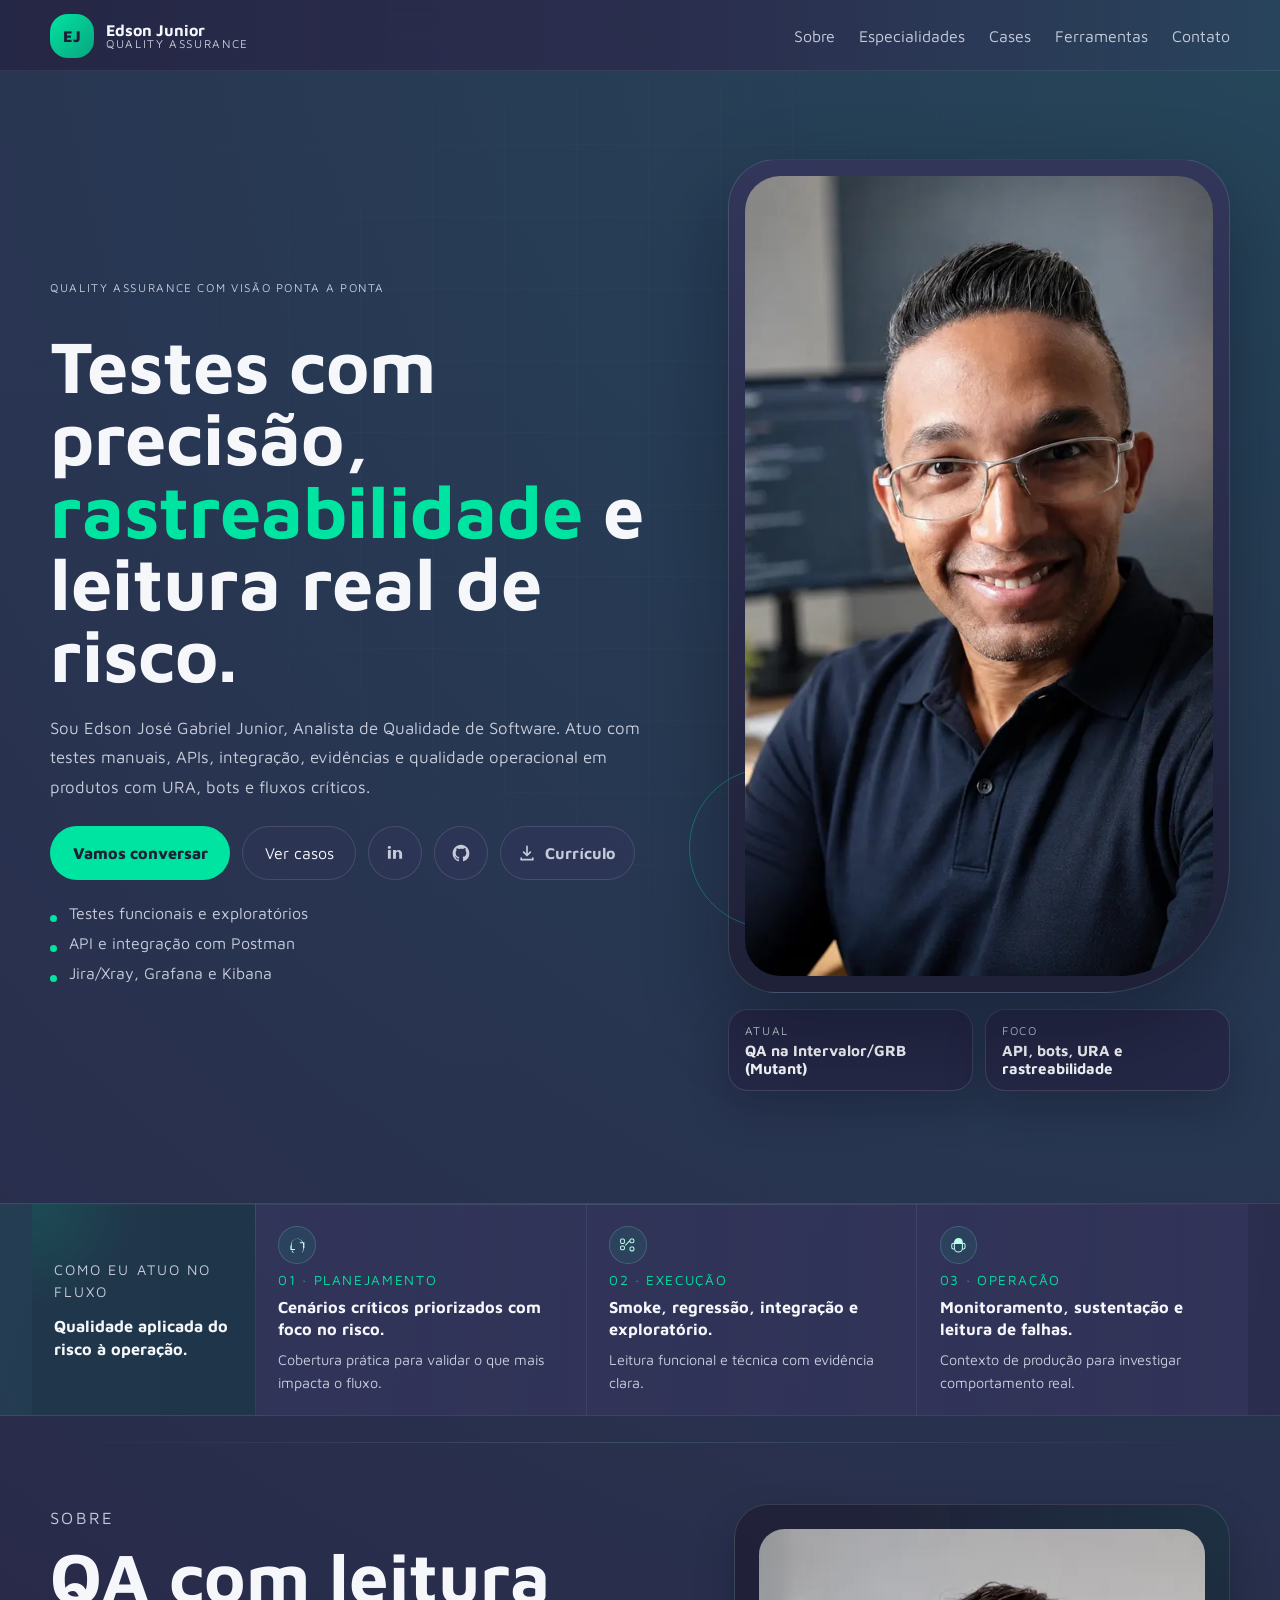
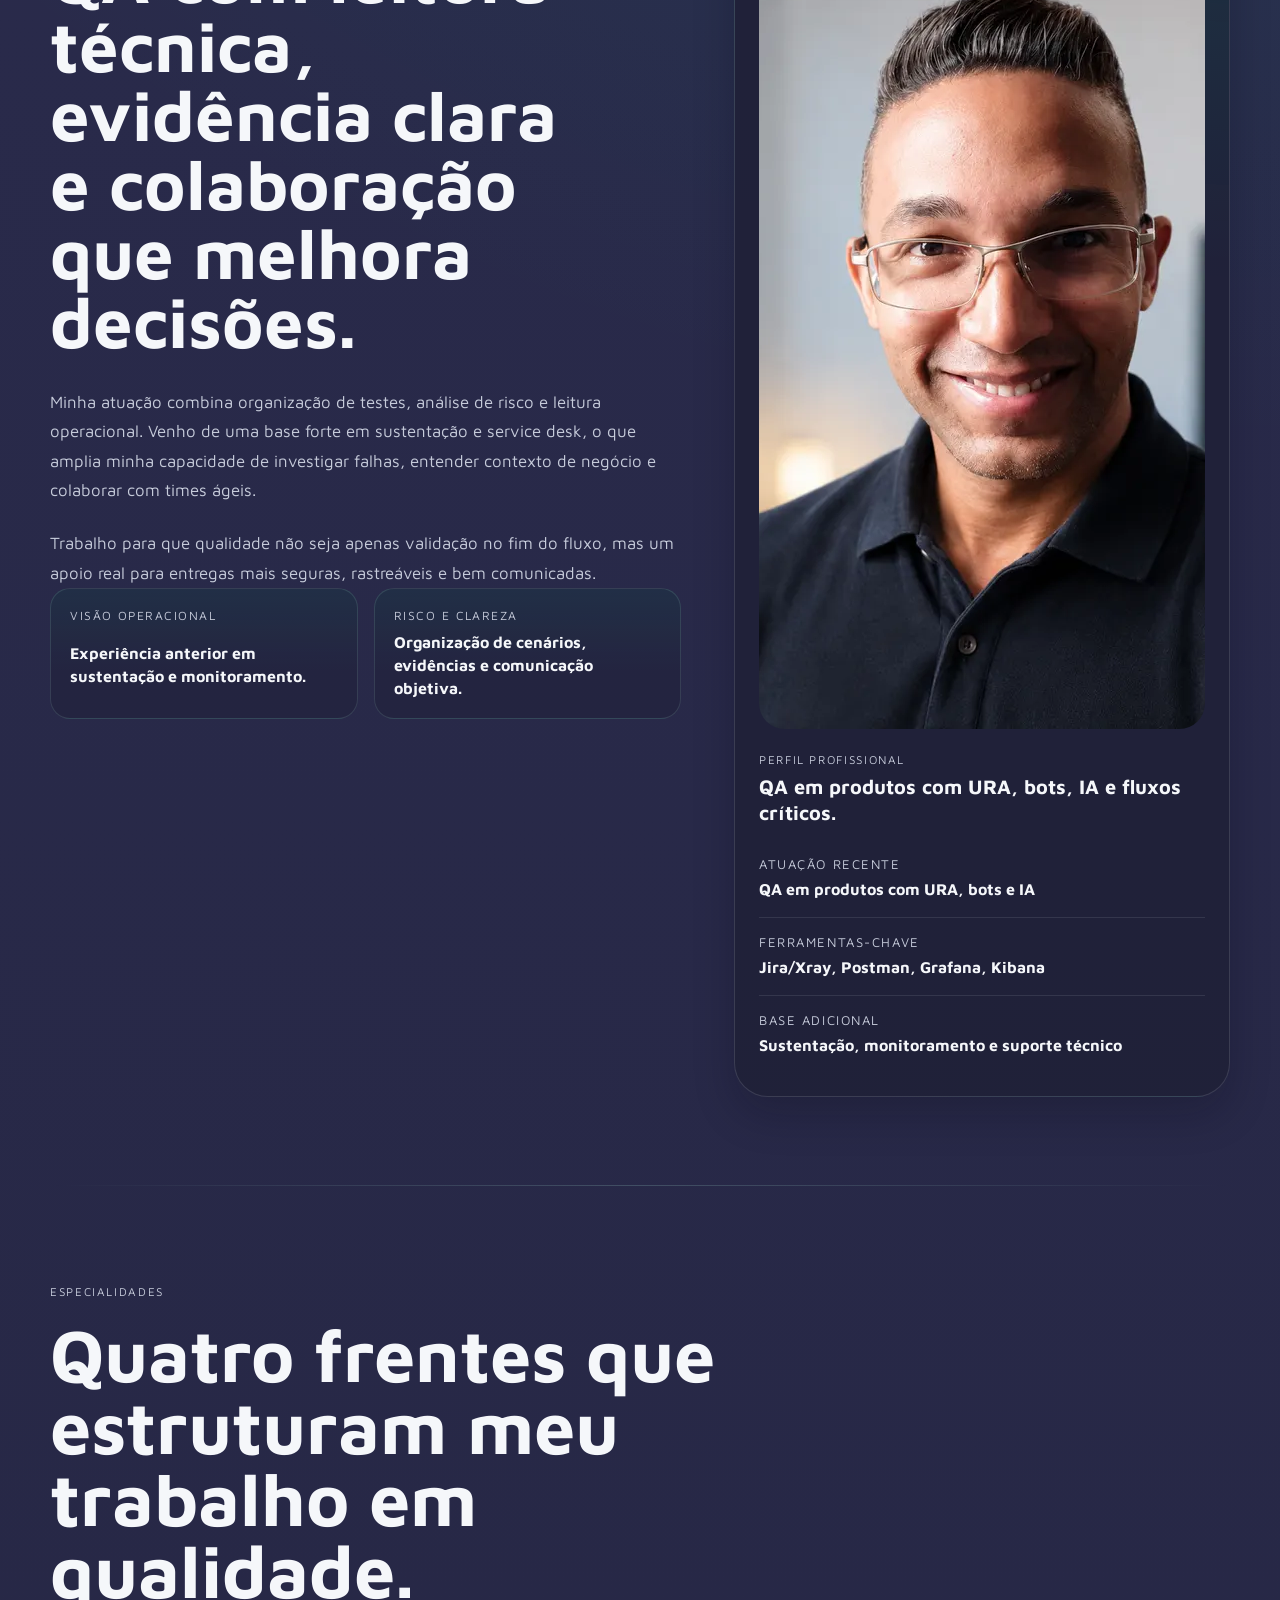
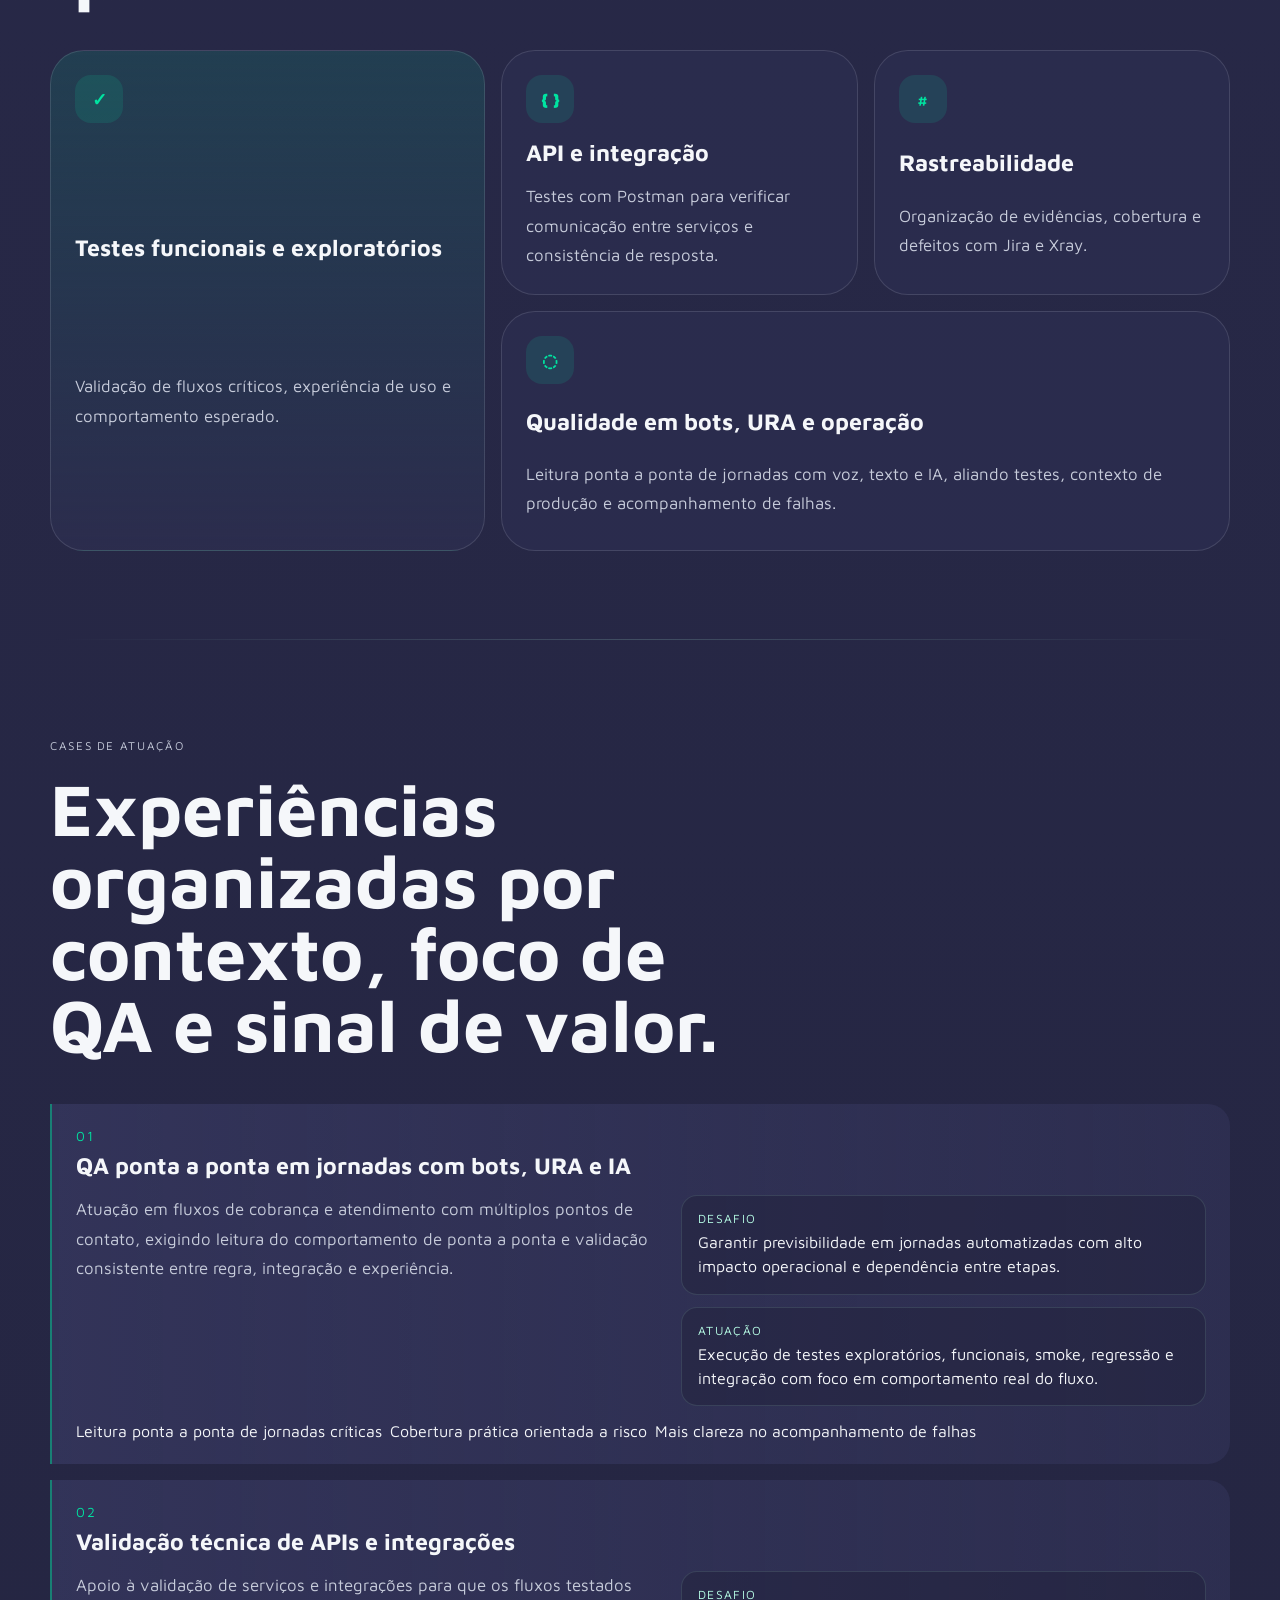
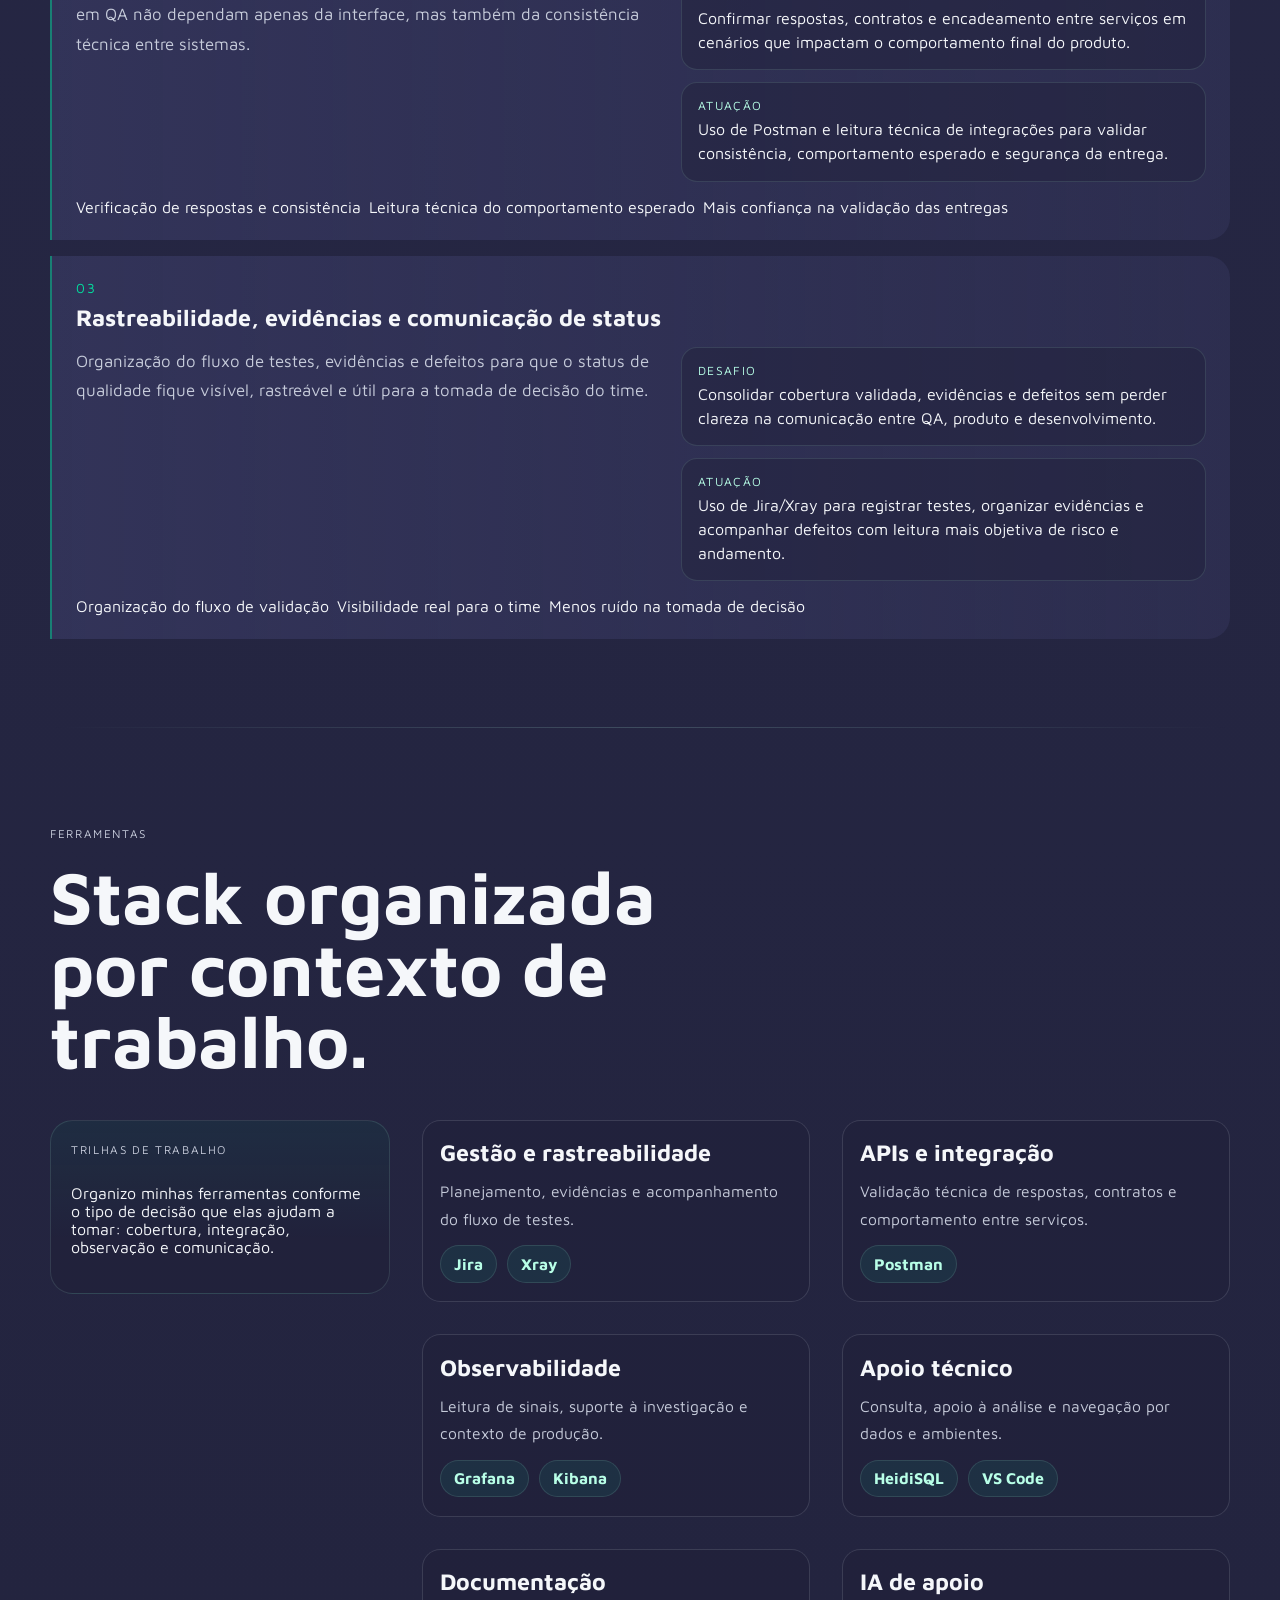
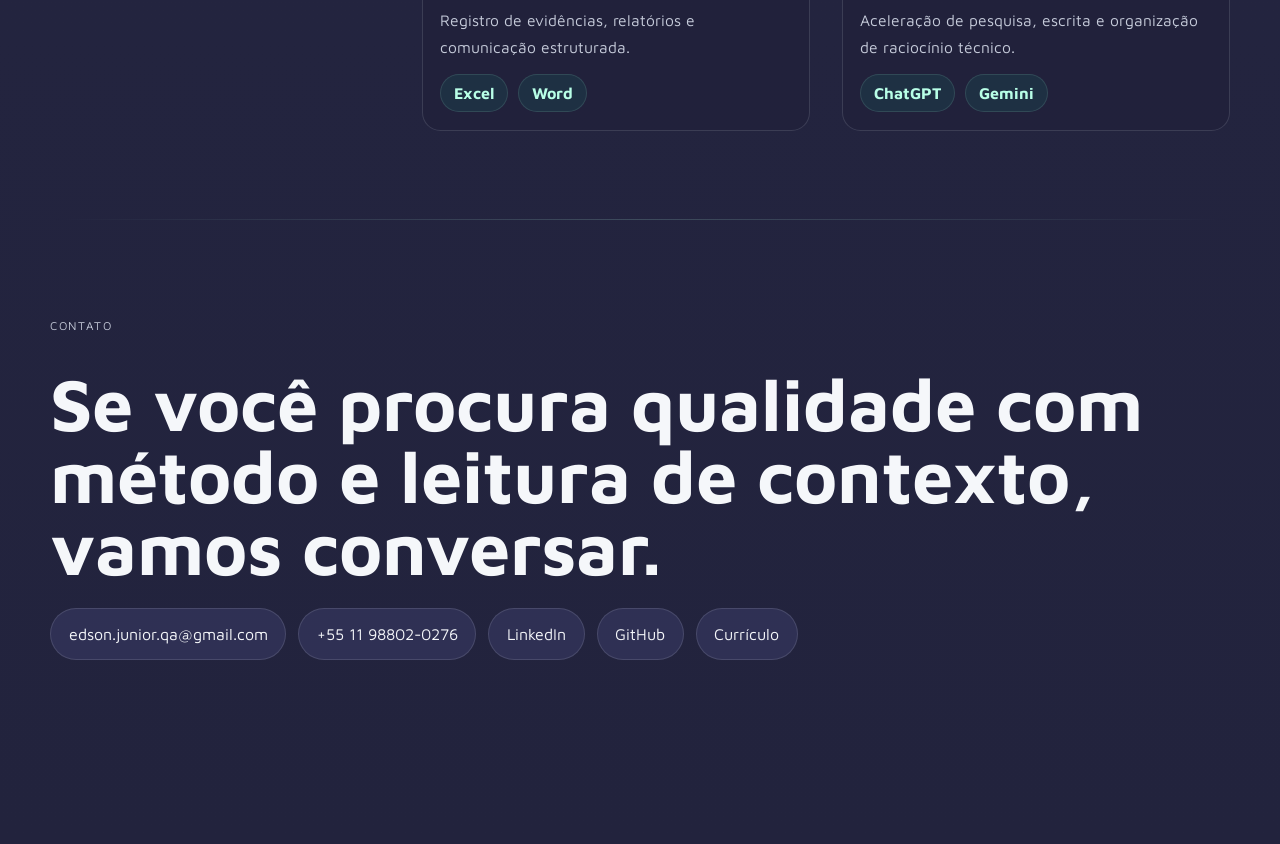
<file: frontend/index.html>
<!DOCTYPE html>
<html lang="pt-BR">
  <head>
    <meta charset="UTF-8" />
    <meta name="viewport" content="width=device-width, initial-scale=1.0" />
    <meta
      name="description"
      content="Portfólio de Edson José Gabriel Junior, Analista de Qualidade de Software com foco em testes ponta a ponta, APIs, rastreabilidade e qualidade operacional."
    />
    <link rel="canonical" href="https://edson-junior-qa.vercel.app/" />
    <meta property="og:type" content="website" />
    <meta property="og:title" content="Edson Junior | QA Portfolio" />
    <meta
      property="og:description"
      content="Portfólio de Edson José Gabriel Junior, Analista de Qualidade de Software com foco em testes ponta a ponta, APIs, rastreabilidade e qualidade operacional."
    />
    <meta property="og:url" content="https://edson-junior-qa.vercel.app/" />
    <meta name="twitter:card" content="summary_large_image" />
    <meta name="twitter:title" content="Edson Junior | QA Portfolio" />
    <meta
      name="twitter:description"
      content="Portfólio de Edson José Gabriel Junior, Analista de Qualidade de Software com foco em testes ponta a ponta, APIs, rastreabilidade e qualidade operacional."
    />
    <title>Edson Junior | QA Portfolio</title>
    <link rel="icon" href="./assets/images/favicon.svg" type="image/svg+xml" />
    <link rel="stylesheet" href="./assets/styles/tokens.css" />
    <link rel="stylesheet" href="./assets/styles/base.css" />
    <link rel="stylesheet" href="./assets/styles/navigation.css" />
    <link rel="stylesheet" href="./assets/styles/components.css" />
    <link rel="stylesheet" href="./assets/styles/motion.css" />
    <link rel="stylesheet" href="./assets/styles/hero.css" />
    <link rel="stylesheet" href="./assets/styles/hero-motion.css" />
    <link rel="stylesheet" href="./assets/styles/about.css" />
    <link rel="stylesheet" href="./assets/styles/specialties.css" />
    <link rel="stylesheet" href="./assets/styles/cases.css" />
    <link rel="stylesheet" href="./assets/styles/toolkit.css" />
    <link rel="stylesheet" href="./assets/styles/contact.css" />
    <link rel="stylesheet" href="./assets/styles/responsive.css" />
    <script defer src="./assets/js/main.js"></script>
  </head>
  <body>
    <a class="skip-link" href="#main-content">Pular para o conteúdo</a>
    <div class="page-shell">
      <header class="site-header">
        <div class="site-header__inner">
          <a class="brand" href="#inicio">
            <span class="brand__mark">EJ</span>
            <span class="brand__text">
              <strong>Edson Junior</strong>
              <small>Quality Assurance</small>
            </span>
          </a>

          <button
            class="menu-toggle"
            type="button"
            aria-expanded="false"
            aria-controls="site-nav"
          >
            Menu
          </button>

          <nav class="site-nav" id="site-nav" aria-label="Principal">
            <a href="#sobre">Sobre</a>
            <a href="#especialidades">Especialidades</a>
            <a href="#cases">Cases</a>
            <a href="#ferramentas">Ferramentas</a>
            <a href="#contato">Contato</a>
          </nav>
        </div>
      </header>

      <main id="main-content" tabindex="-1">
        <section class="hero section" id="inicio">
          <div class="hero__copy reveal">
            <p class="eyebrow">Quality assurance com visão ponta a ponta</p>
            <h1>
              Testes com precisão,
              <span>rastreabilidade</span>
              e leitura real de risco.
            </h1>
            <p class="hero__summary">
              Sou Edson José Gabriel Junior, Analista de Qualidade de Software.
              Atuo com testes manuais, APIs, integração, evidências e qualidade
              operacional em produtos com URA, bots e fluxos críticos.
            </p>

            <div class="hero__actions">
              <a
                class="button button--primary"
                href="https://wa.me/5511988020276?text=Ol%C3%A1%2C%20Edson.%20Vi%20seu%20portf%C3%B3lio%20e%20gostaria%20de%20conversar."
                target="_blank"
                rel="noreferrer"
              >
                Vamos conversar
              </a>
              <a class="button button--ghost" href="#cases">Ver casos</a>
              <a
                class="icon-link"
                href="https://www.linkedin.com/in/edyjunior/"
                target="_blank"
                rel="noreferrer"
                aria-label="Abrir LinkedIn"
              >
                <svg viewBox="0 0 24 24" aria-hidden="true">
                  <path
                    d="M6.94 8.5V19H3.5V8.5h3.44Zm.23-3.25c0 1-.75 1.75-1.95 1.75h-.02c-1.15 0-1.9-.75-1.9-1.75 0-1.02.77-1.75 1.95-1.75s1.9.73 1.92 1.75ZM20.5 12.58V19h-3.44v-6.02c0-1.52-.54-2.55-1.9-2.55-1.04 0-1.66.7-1.93 1.38-.1.24-.12.58-.12.92V19H9.67s.05-9.34 0-10.5h3.44v1.49c.46-.7 1.28-1.69 3.12-1.69 2.28 0 4.27 1.49 4.27 4.68Z"
                    fill="currentColor"
                  />
                </svg>
              </a>
              <a
                class="icon-link"
                href="https://github.com/projetos-junior"
                target="_blank"
                rel="noreferrer"
                aria-label="Abrir GitHub"
              >
                <svg viewBox="0 0 24 24" aria-hidden="true">
                  <path
                    d="M12 2C6.48 2 2 6.59 2 12.26c0 4.53 2.87 8.38 6.84 9.73.5.1.68-.22.68-.49 0-.24-.01-1.03-.01-1.87-2.78.62-3.37-1.21-3.37-1.21-.45-1.2-1.11-1.52-1.11-1.52-.91-.64.07-.62.07-.62 1 .08 1.53 1.06 1.53 1.06.9 1.57 2.35 1.12 2.92.86.09-.67.35-1.12.64-1.38-2.22-.26-4.56-1.14-4.56-5.09 0-1.13.39-2.05 1.03-2.78-.1-.26-.45-1.31.1-2.73 0 0 .84-.28 2.75 1.06A9.3 9.3 0 0 1 12 6.84c.85 0 1.7.12 2.5.35 1.9-1.34 2.74-1.06 2.74-1.06.56 1.42.21 2.47.1 2.73.64.73 1.03 1.65 1.03 2.78 0 3.96-2.34 4.83-4.57 5.08.36.32.68.95.68 1.92 0 1.39-.01 2.5-.01 2.84 0 .27.18.59.69.49A10.05 10.05 0 0 0 22 12.26C22 6.59 17.52 2 12 2Z"
                    fill="currentColor"
                  />
                </svg>
              </a>
              <a
                class="icon-link icon-link--labelled"
                href="./assets/docs/cv-edson-junior-qa.pdf"
                download="cv-edson-junior-qa.pdf"
                aria-label="Baixar currículo em PDF"
              >
                <svg viewBox="0 0 24 24" aria-hidden="true">
                  <path
                    d="M12 3a1 1 0 0 1 1 1v8.59l2.3-2.29a1 1 0 1 1 1.4 1.41l-4 4a1 1 0 0 1-1.4 0l-4-4a1 1 0 1 1 1.4-1.41L11 12.59V4a1 1 0 0 1 1-1Zm-7 14a1 1 0 0 1 1 1v1h12v-1a1 1 0 1 1 2 0v2a1 1 0 0 1-1 1H5a1 1 0 0 1-1-1v-2a1 1 0 0 1 1-1Z"
                    fill="currentColor"
                  />
                </svg>
                <span>Currículo</span>
              </a>
            </div>

            <ul class="hero__signals" aria-label="Pontos fortes">
              <li>Testes funcionais e exploratórios</li>
              <li>API e integração com Postman</li>
              <li>Jira/Xray, Grafana e Kibana</li>
            </ul>
          </div>

          <div class="hero__visual reveal">
            <div class="portrait-frame">
              <div class="portrait-frame__halo"></div>
              <img
                src="./assets/images/foto2.webp"
                width="640"
                height="800"
                fetchpriority="high"
                alt="Foto de Edson Junior sorrindo, em ambiente profissional."
              />
            </div>

            <div class="hero__notes" aria-label="Contexto profissional">
              <div class="floating-note">
                <span class="note-label">Atual</span>
                <strong>QA na Intervalor/GRB (Mutant)</strong>
              </div>

              <div class="floating-note">
                <span class="note-label">Foco</span>
                <strong>API, bots, URA e rastreabilidade</strong>
              </div>
            </div>
          </div>
        </section>

        <section class="proof-strip section reveal" aria-label="Destaques rápidos">
          <div class="proof-strip__intro">
            <p class="eyebrow">Como eu atuo no fluxo</p>
            <strong>Qualidade aplicada do risco à operação.</strong>
          </div>
          <article>
            <div class="proof-strip__badge" aria-hidden="true">
              <svg viewBox="0 0 24 24">
                <path
                  d="M4 18.5h4.5V20H2v-6.5h1.5V16A9 9 0 0 1 20.36 9.5l-1.28.8A7.5 7.5 0 0 0 4 12.5v6ZM22 10.5V17h-1.5v-2.5A9 9 0 0 1 3.64 21l1.28-.8A7.5 7.5 0 0 0 20 17.5v-7H15.5V9H22Z"
                  fill="currentColor"
                />
              </svg>
            </div>
            <span>01 · Planejamento</span>
            <strong>Cenários críticos priorizados com foco no risco.</strong>
            <p>Cobertura prática para validar o que mais impacta o fluxo.</p>
          </article>
          <article>
            <div class="proof-strip__badge" aria-hidden="true">
              <svg viewBox="0 0 24 24">
                <path
                  d="M6 3.5A2.5 2.5 0 0 1 8.5 6v3A2.5 2.5 0 0 1 6 11.5H5v2h1A2.5 2.5 0 0 1 8.5 16v2A2.5 2.5 0 0 1 6 20.5H4A2.5 2.5 0 0 1 1.5 18v-2A2.5 2.5 0 0 1 4 13.5h1v-2H4A2.5 2.5 0 0 1 1.5 9V6A2.5 2.5 0 0 1 4 3.5h2Zm0 11.5H4A1 1 0 0 0 3 16v2a1 1 0 0 0 1 1h2a1 1 0 0 0 1-1v-2a1 1 0 0 0-1-1Zm2.5-2.25L15 6.25l1.06 1.06-6.5 6.5-1.06-1.06Zm11-9.25A2.5 2.5 0 0 1 22 6v2A2.5 2.5 0 0 1 19.5 10.5h-2A2.5 2.5 0 0 1 15 8V6a2.5 2.5 0 0 1 2.5-2.5h2ZM19.5 15A2.5 2.5 0 0 1 22 17.5v2A2.5 2.5 0 0 1 19.5 22h-2A2.5 2.5 0 0 1 15 19.5v-2a2.5 2.5 0 0 1 2.5-2.5h2ZM6 5H4a1 1 0 0 0-1 1v3a1 1 0 0 0 1 1h2a1 1 0 0 0 1-1V6a1 1 0 0 0-1-1Zm13.5 0h-2a1 1 0 0 0-1 1v2a1 1 0 0 0 1 1h2a1 1 0 0 0 1-1V6a1 1 0 0 0-1-1Zm0 11.5h-2a1 1 0 0 0-1 1v2a1 1 0 0 0 1 1h2a1 1 0 0 0 1-1v-2a1 1 0 0 0-1-1Z"
                  fill="currentColor"
                />
              </svg>
            </div>
            <span>02 · Execução</span>
            <strong>Smoke, regressão, integração e exploratório.</strong>
            <p>Leitura funcional e técnica com evidência clara.</p>
          </article>
          <article>
            <div class="proof-strip__badge" aria-hidden="true">
              <svg viewBox="0 0 24 24">
                <path
                  d="M12 2.75a6.25 6.25 0 0 1 6.24 6l.01.25v.75h.75A3.25 3.25 0 0 1 22.25 13v3A3.25 3.25 0 0 1 19 19.25h-.87A6.5 6.5 0 0 1 5.87 19.25H5A3.25 3.25 0 0 1 1.75 16v-3A3.25 3.25 0 0 1 5 9.75h.75V9A6.25 6.25 0 0 1 12 2.75Zm4.75 8.5H7.25V9a4.75 4.75 0 0 1 9.49-.2l.01.2v2.25ZM5 11.25A1.75 1.75 0 0 0 3.25 13v3c0 .97.78 1.75 1.75 1.75h.52c-.02-.25-.02-.5-.02-.75v-5.75H5Zm14 0h-.5V17c0 .25 0 .5-.02.75H19A1.75 1.75 0 0 0 20.75 16v-3A1.75 1.75 0 0 0 19 11.25Zm-2 .25H7v5.5a5 5 0 0 0 10 0v-5.5Z"
                  fill="currentColor"
                />
              </svg>
            </div>
            <span>03 · Operação</span>
            <strong>Monitoramento, sustentação e leitura de falhas.</strong>
            <p>Contexto de produção para investigar comportamento real.</p>
          </article>
        </section>

        <section class="about section" id="sobre">
          <div class="about__grid">
            <div class="section-heading about__heading reveal">
              <p class="eyebrow">Sobre</p>
              <h2>QA com leitura técnica, evidência clara e colaboração que melhora decisões.</h2>
            </div>

            <div class="about__content reveal">
              <article class="about__story">
                <p>
                  Minha atuação combina organização de testes, análise de risco
                  e leitura operacional. Venho de uma base forte em sustentação
                  e service desk, o que amplia minha capacidade de investigar
                  falhas, entender contexto de negócio e colaborar com times
                  ágeis.
                </p>
                <p>
                  Trabalho para que qualidade não seja apenas validação no fim
                  do fluxo, mas um apoio real para entregas mais seguras,
                  rastreáveis e bem comunicadas.
                </p>
              </article>

              <div class="about__highlights" aria-label="Diferenciais">
                <article>
                  <span>Visão operacional</span>
                  <strong>Experiência anterior em sustentação e monitoramento.</strong>
                </article>
                <article>
                  <span>Risco e clareza</span>
                  <strong>Organização de cenários, evidências e comunicação objetiva.</strong>
                </article>
              </div>
            </div>

            <aside class="about__panel reveal">
              <img
                src="./assets/images/foto1.webp"
                width="800"
                height="800"
                loading="lazy"
                alt="Retrato alternativo de Edson Junior em ambiente corporativo."
              />
              <div class="about__panel-intro">
                <span class="eyebrow">Perfil profissional</span>
                <strong>QA em produtos com URA, bots, IA e fluxos críticos.</strong>
              </div>
              <dl>
                <div>
                  <dt>Atuação recente</dt>
                  <dd>QA em produtos com URA, bots e IA</dd>
                </div>
                <div>
                  <dt>Ferramentas-chave</dt>
                  <dd>Jira/Xray, Postman, Grafana, Kibana</dd>
                </div>
                <div>
                  <dt>Base adicional</dt>
                  <dd>Sustentação, monitoramento e suporte técnico</dd>
                </div>
              </dl>
            </aside>
          </div>
        </section>

        <section class="specialties section" id="especialidades">
          <div class="section-heading reveal">
            <p class="eyebrow">Especialidades</p>
            <h2>Quatro frentes que estruturam meu trabalho em qualidade.</h2>
          </div>

          <div class="specialties__grid">
            <article class="specialty specialty--tall reveal">
              <div class="icon-badge" aria-hidden="true">✓</div>
              <h3>Testes funcionais e exploratórios</h3>
              <p>Validação de fluxos críticos, experiência de uso e comportamento esperado.</p>
            </article>

            <article class="specialty reveal">
              <div class="icon-badge" aria-hidden="true">{ }</div>
              <h3>API e integração</h3>
              <p>Testes com Postman para verificar comunicação entre serviços e consistência de resposta.</p>
            </article>

            <article class="specialty reveal">
              <div class="icon-badge" aria-hidden="true">#</div>
              <h3>Rastreabilidade</h3>
              <p>Organização de evidências, cobertura e defeitos com Jira e Xray.</p>
            </article>

            <article class="specialty specialty--wide reveal">
              <div class="icon-badge" aria-hidden="true">◌</div>
              <h3>Qualidade em bots, URA e operação</h3>
              <p>
                Leitura ponta a ponta de jornadas com voz, texto e IA, aliando
                testes, contexto de produção e acompanhamento de falhas.
              </p>
            </article>
          </div>
        </section>

        <section class="cases section" id="cases">
          <div class="section-heading reveal">
            <p class="eyebrow">Cases de atuação</p>
            <h2>Experiências organizadas por contexto, foco de QA e sinal de valor.</h2>
          </div>

          <div class="case-list">
            <article class="case-card reveal">
              <header>
                <span class="case-index">01</span>
                <h3>QA ponta a ponta em jornadas com bots, URA e IA</h3>
              </header>
              <div class="case-card__body">
                <p>
                  Atuação em fluxos de cobrança e atendimento com múltiplos pontos
                  de contato, exigindo leitura do comportamento de ponta a ponta
                  e validação consistente entre regra, integração e experiência.
                </p>
                <dl class="case-card__details">
                  <div>
                    <dt>Desafio</dt>
                    <dd>Garantir previsibilidade em jornadas automatizadas com alto impacto operacional e dependência entre etapas.</dd>
                  </div>
                  <div>
                    <dt>Atuação</dt>
                    <dd>Execução de testes exploratórios, funcionais, smoke, regressão e integração com foco em comportamento real do fluxo.</dd>
                  </div>
                </dl>
              </div>
              <ul>
                <li>Leitura ponta a ponta de jornadas críticas</li>
                <li>Cobertura prática orientada a risco</li>
                <li>Mais clareza no acompanhamento de falhas</li>
              </ul>
            </article>

            <article class="case-card reveal">
              <header>
                <span class="case-index">02</span>
                <h3>Validação técnica de APIs e integrações</h3>
              </header>
              <div class="case-card__body">
                <p>
                  Apoio à validação de serviços e integrações para que os fluxos
                  testados em QA não dependam apenas da interface, mas também da
                  consistência técnica entre sistemas.
                </p>
                <dl class="case-card__details">
                  <div>
                    <dt>Desafio</dt>
                    <dd>Confirmar respostas, contratos e encadeamento entre serviços em cenários que impactam o comportamento final do produto.</dd>
                  </div>
                  <div>
                    <dt>Atuação</dt>
                    <dd>Uso de Postman e leitura técnica de integrações para validar consistência, comportamento esperado e segurança da entrega.</dd>
                  </div>
                </dl>
              </div>
              <ul>
                <li>Verificação de respostas e consistência</li>
                <li>Leitura técnica do comportamento esperado</li>
                <li>Mais confiança na validação das entregas</li>
              </ul>
            </article>

            <article class="case-card reveal">
              <header>
                <span class="case-index">03</span>
                <h3>Rastreabilidade, evidências e comunicação de status</h3>
              </header>
              <div class="case-card__body">
                <p>
                  Organização do fluxo de testes, evidências e defeitos para que
                  o status de qualidade fique visível, rastreável e útil para a
                  tomada de decisão do time.
                </p>
                <dl class="case-card__details">
                  <div>
                    <dt>Desafio</dt>
                    <dd>Consolidar cobertura validada, evidências e defeitos sem perder clareza na comunicação entre QA, produto e desenvolvimento.</dd>
                  </div>
                  <div>
                    <dt>Atuação</dt>
                    <dd>Uso de Jira/Xray para registrar testes, organizar evidências e acompanhar defeitos com leitura mais objetiva de risco e andamento.</dd>
                  </div>
                </dl>
              </div>
              <ul>
                <li>Organização do fluxo de validação</li>
                <li>Visibilidade real para o time</li>
                <li>Menos ruído na tomada de decisão</li>
              </ul>
            </article>
          </div>
        </section>

        <section class="toolkit section" id="ferramentas">
          <div class="section-heading reveal">
            <p class="eyebrow">Ferramentas</p>
            <h2>Stack organizada por contexto de trabalho.</h2>
          </div>

          <div class="toolkit__layout reveal">
            <article class="toolkit__intro">
              <span class="eyebrow">Trilhas de trabalho</span>
              <p>
                Organizo minhas ferramentas conforme o tipo de decisão que elas
                ajudam a tomar: cobertura, integração, observação e comunicação.
              </p>
            </article>

            <div class="toolkit__grid">
              <article>
                <h3>Gestão e rastreabilidade</h3>
                <p>Planejamento, evidências e acompanhamento do fluxo de testes.</p>
                <ul>
                  <li>Jira</li>
                  <li>Xray</li>
                </ul>
              </article>
              <article>
                <h3>APIs e integração</h3>
                <p>Validação técnica de respostas, contratos e comportamento entre serviços.</p>
                <ul>
                  <li>Postman</li>
                </ul>
              </article>
              <article>
                <h3>Observabilidade</h3>
                <p>Leitura de sinais, suporte à investigação e contexto de produção.</p>
                <ul>
                  <li>Grafana</li>
                  <li>Kibana</li>
                </ul>
              </article>
              <article>
                <h3>Apoio técnico</h3>
                <p>Consulta, apoio à análise e navegação por dados e ambientes.</p>
                <ul>
                  <li>HeidiSQL</li>
                  <li>VS Code</li>
                </ul>
              </article>
              <article>
                <h3>Documentação</h3>
                <p>Registro de evidências, relatórios e comunicação estruturada.</p>
                <ul>
                  <li>Excel</li>
                  <li>Word</li>
                </ul>
              </article>
              <article>
                <h3>IA de apoio</h3>
                <p>Aceleração de pesquisa, escrita e organização de raciocínio técnico.</p>
                <ul>
                  <li>ChatGPT</li>
                  <li>Gemini</li>
                </ul>
              </article>
            </div>
          </div>
        </section>

        <section class="contact section" id="contato">
          <div class="contact__intro reveal">
            <p class="eyebrow">Contato</p>
            <h2>Se você procura qualidade com método e leitura de contexto, vamos conversar.</h2>
          </div>

          <div class="contact__panel reveal">
            <a href="mailto:edson.junior.qa@gmail.com">edson.junior.qa@gmail.com</a>
            <a href="https://wa.me/5511988020276?text=Ol%C3%A1%2C%20Edson.%20Vi%20seu%20portf%C3%B3lio%20e%20gostaria%20de%20conversar." target="_blank" rel="noreferrer">+55 11 98802-0276</a>
            <a href="https://www.linkedin.com/in/edyjunior/" target="_blank" rel="noreferrer">LinkedIn</a>
            <a href="https://github.com/projetos-junior" target="_blank" rel="noreferrer">GitHub</a>
            <a href="./assets/docs/cv-edson-junior-qa.pdf" download="cv-edson-junior-qa.pdf">Currículo</a>
          </div>
        </section>
      </main>
    </div>
  </body>
</html>
</file>
<file: frontend/assets/styles/tokens.css>
:root {
  color-scheme: dark;
  --bg: #252644;
  --surface: #34355b;
  --surface-2: #2c2d4e;
  --surface-3: #1f2037;
  --border: rgba(198, 203, 218, 0.16);
  --text: #f5f7fa;
  --text-soft: #c6cbda;
  --primary: #00e4a1;
  --primary-deep: #00d495;
  --primary-soft: #b8ffe7;
  --warning: #ffbe00;
  --error: #ff316d;
  --shadow-soft: 0 18px 40px rgba(8, 10, 23, 0.22);
  --shadow-strong: 0 34px 80px rgba(8, 10, 23, 0.38);
  --radius-sm: 12px;
  --radius-md: 22px;
  --radius-lg: 34px;
  --radius-pill: 999px;
  --space-1: 0.25rem;
  --space-2: 0.5rem;
  --space-3: 0.75rem;
  --space-4: 1rem;
  --space-5: 1.5rem;
  --space-6: 2rem;
  --space-7: 3rem;
  --space-8: 4.5rem;
  --space-9: 6rem;
  --container: min(1180px, calc(100vw - 2rem));
  --font-body: "Maven Pro", sans-serif;
  --transition: 220ms ease;
}
</file>
<file: frontend/assets/styles/base.css>
@font-face {
  font-family: "Maven Pro";
  font-style: normal;
  font-weight: 400 800;
  font-display: swap;
  src: url("../fonts/maven-pro-latin.woff2") format("woff2");
}

*,
*::before,
*::after {
  box-sizing: border-box;
}

html {
  scroll-behavior: smooth;
  --scroll-y: 0px;
  --scroll-progress: 0;
}

body {
  margin: 0;
  min-height: 100vh;
  overflow-x: clip;
  font-family: var(--font-body);
  background:
    radial-gradient(circle at top right, rgba(0, 228, 161, 0.14), transparent 28%),
    linear-gradient(180deg, #2b2c4e 0%, #22233d 100%);
  color: var(--text);
}

body::before {
  content: "";
  position: fixed;
  inset: 0;
  background-image:
    linear-gradient(rgba(184, 255, 231, 0.06) 1px, transparent 1px),
    linear-gradient(90deg, rgba(184, 255, 231, 0.06) 1px, transparent 1px);
  background-size: 72px 72px;
  mask-image: radial-gradient(circle at center, black 35%, transparent 88%);
  pointer-events: none;
  opacity: 0.35;
  transform: translateY(calc(var(--scroll-y) * -0.035));
  transition: transform 120ms linear;
}

img {
  display: block;
  max-width: 100%;
}

a {
  color: inherit;
  text-decoration: none;
}

:focus-visible {
  outline: 2px solid var(--primary-soft);
  outline-offset: 3px;
}

button,
input,
textarea {
  font: inherit;
}

.page-shell {
  width: var(--container);
  margin: 0 auto;
  padding-bottom: var(--space-9);
}

.skip-link {
  position: absolute;
  left: 1rem;
  top: -3.5rem;
  z-index: 40;
  padding: 0.85rem 1.1rem;
  border-radius: var(--radius-pill);
  background: var(--primary);
  color: var(--surface-3);
  font-weight: 800;
  transition: top var(--transition);
}

.skip-link:focus {
  top: 1rem;
}

.section {
  padding: clamp(4rem, 7vw, 5.5rem) 0;
  position: relative;
}

.section + .section::before {
  content: "";
  position: absolute;
  top: 0;
  left: 0;
  right: 0;
  height: 1px;
  background: linear-gradient(
    90deg,
    transparent,
    rgba(184, 255, 231, 0.08) 18%,
    rgba(184, 255, 231, 0.18) 50%,
    rgba(184, 255, 231, 0.08) 82%,
    transparent
  );
  pointer-events: none;
}
</file>
<file: frontend/assets/styles/navigation.css>
.site-header {
  position: sticky;
  top: 0;
  z-index: 20;
  width: 100vw;
  margin-left: calc(50% - 50vw);
  padding: 0.85rem 1.5rem;
  backdrop-filter: blur(18px);
}

.site-header::before {
  content: "";
  position: absolute;
  inset: 0;
  background:
    linear-gradient(90deg, rgba(37, 38, 68, 0.94), rgba(44, 45, 78, 0.9) 55%, rgba(41, 68, 93, 0.92));
  border-bottom: 1px solid rgba(184, 255, 231, 0.08);
  z-index: -1;
}

.site-header__inner {
  width: min(1180px, calc(100vw - 2rem));
  margin: 0 auto;
  display: flex;
  align-items: center;
  justify-content: space-between;
  gap: var(--space-4);
}

.brand {
  display: flex;
  align-items: center;
  gap: var(--space-3);
}

.brand__mark {
  display: grid;
  place-items: center;
  width: 2.75rem;
  height: 2.75rem;
  border-radius: 18px;
  background: linear-gradient(135deg, var(--primary), rgba(0, 212, 149, 0.72));
  color: var(--surface-3);
  font-weight: 800;
}

.brand__text {
  display: flex;
  flex-direction: column;
  line-height: 1;
}

.brand__text strong {
  font-size: 1rem;
}

.brand__text small,
.eyebrow,
.note-label {
  color: var(--text-soft);
  letter-spacing: 0.14em;
  text-transform: uppercase;
  font-size: 0.73rem;
}

.site-nav {
  display: flex;
  align-items: center;
  gap: var(--space-5);
}

.site-nav a {
  position: relative;
  color: var(--text-soft);
  transition: color var(--transition);
}

.site-nav a::after {
  content: "";
  position: absolute;
  left: 0;
  bottom: -0.45rem;
  width: 100%;
  height: 2px;
  background: var(--primary);
  transform: scaleX(0);
  transform-origin: left;
  transition: transform var(--transition);
}

.site-nav a:hover,
.site-nav a.is-active {
  color: var(--text);
}

.site-nav a:hover::after,
.site-nav a.is-active::after {
  transform: scaleX(1);
}

.site-nav a:focus-visible::after {
  transform: scaleX(1);
}

.menu-toggle {
  display: none;
  border: 1px solid var(--border);
  border-radius: var(--radius-pill);
  padding: 0.75rem 1rem;
  background: rgba(52, 53, 91, 0.9);
  color: var(--text);
}
</file>
<file: frontend/assets/styles/components.css>
.section-heading {
  display: grid;
  gap: var(--space-2);
  max-width: 44rem;
  margin-bottom: clamp(1.75rem, 4vw, 2.75rem);
}

.section-heading h2,
.hero h1,
.contact__intro h2 {
  margin: 0;
  line-height: 0.98;
  font-size: clamp(2.2rem, 7vw, 4.6rem);
}

.hero h1 span {
  color: var(--primary);
}

.button {
  display: inline-flex;
  align-items: center;
  justify-content: center;
  min-height: 3.35rem;
  padding: 0 1.35rem;
  border-radius: var(--radius-pill);
  border: 1px solid transparent;
  transition:
    transform 260ms cubic-bezier(0.22, 1, 0.36, 1),
    background var(--transition),
    border-color var(--transition),
    box-shadow var(--transition);
}

.button:hover {
  transform: translateY(-2px);
}

.button:focus-visible,
.icon-link:focus-visible,
.menu-toggle:focus-visible,
.contact__panel a:focus-visible {
  box-shadow: 0 0 0 4px rgba(184, 255, 231, 0.2);
}

.button--primary {
  background: var(--primary);
  color: var(--surface-3);
  font-weight: 800;
}

.button--ghost {
  border-color: var(--border);
  color: var(--text);
  background: rgba(52, 53, 91, 0.48);
}

.icon-link {
  display: inline-grid;
  place-items: center;
  width: 3.35rem;
  height: 3.35rem;
  border: 1px solid var(--border);
  border-radius: 50%;
  background: rgba(52, 53, 91, 0.48);
  color: var(--text-soft);
  transition:
    transform 260ms cubic-bezier(0.22, 1, 0.36, 1),
    border-color var(--transition),
    color var(--transition),
    background var(--transition),
    box-shadow var(--transition);
}

.icon-link:hover {
  transform: translateY(-2px);
  color: var(--text);
  border-color: rgba(0, 228, 161, 0.4);
  background: rgba(0, 228, 161, 0.12);
}

.icon-link svg {
  width: 1.25rem;
  height: 1.25rem;
}

.icon-link--labelled {
  width: auto;
  padding-inline: 1rem 1.15rem;
  grid-auto-flow: column;
  gap: 0.55rem;
  border-radius: var(--radius-pill);
}

.icon-link--labelled span {
  font-weight: 700;
  white-space: nowrap;
}

.icon-badge {
  display: inline-grid;
  place-items: center;
  width: 3rem;
  height: 3rem;
  border-radius: 1rem;
  background: rgba(0, 228, 161, 0.12);
  color: var(--primary);
  font-weight: 800;
  font-size: 1.1rem;
}
</file>
<file: frontend/assets/styles/motion.css>
.reveal {
  opacity: 0;
  transform: translateY(24px);
  transition:
    opacity 520ms cubic-bezier(0.22, 1, 0.36, 1),
    transform 520ms cubic-bezier(0.22, 1, 0.36, 1);
}

.reveal.is-visible {
  opacity: 1;
  transform: translateY(0);
}

.motion-ready .hero__copy.is-visible > * {
  animation: fade-up 720ms cubic-bezier(0.22, 1, 0.36, 1) both;
}

.motion-ready .hero__copy.is-visible > *:nth-child(1) {
  animation-delay: 80ms;
}

.motion-ready .hero__copy.is-visible > *:nth-child(2) {
  animation-delay: 150ms;
}

.motion-ready .hero__copy.is-visible > *:nth-child(3) {
  animation-delay: 220ms;
}

.motion-ready .hero__copy.is-visible > *:nth-child(4) {
  animation-delay: 290ms;
}

.motion-ready .hero__copy.is-visible > *:nth-child(5) {
  animation-delay: 360ms;
}

@keyframes fade-up {
  from {
    opacity: 0;
    transform: translateY(20px);
  }
  to {
    opacity: 1;
    transform: translateY(0);
  }
}

@media (max-width: 860px) {
  .site-header {
    padding-inline: 1rem;
  }

  .menu-toggle {
    display: inline-flex;
  }

  .site-nav {
    position: absolute;
    top: calc(100% + 0.65rem);
    right: 1rem;
    left: 1rem;
    display: none;
    flex-direction: column;
    align-items: flex-start;
    gap: 1rem;
    padding: 1rem;
    border: 1px solid var(--border);
    border-radius: 1.5rem;
    background: rgba(44, 45, 78, 0.97);
    box-shadow: var(--shadow-soft);
  }

  .site-nav.is-open {
    display: flex;
  }
}

@media (prefers-reduced-motion: reduce) {
  html {
    scroll-behavior: auto;
  }

  .reveal {
    opacity: 1;
    transform: none;
    transition: none;
  }
}
</file>
<file: frontend/assets/styles/hero.css>
.hero {
  display: grid;
  grid-template-columns: 1.1fr 0.9fr;
  gap: clamp(2.5rem, 5vw, 4.5rem);
  align-items: center;
  min-height: calc(100vh - 6.25rem);
}

.hero__copy,
.hero__visual,
.about__story,
.about__panel,
.contact__intro {
  display: grid;
  gap: var(--space-5);
}

.hero__summary,
.about p,
.case-card p,
.specialty p,
.toolkit__grid p {
  margin: 0;
  color: var(--text-soft);
  font-size: 1.05rem;
  line-height: 1.75;
}

.hero__actions,
.contact__panel {
  display: flex;
  flex-wrap: wrap;
  gap: var(--space-3);
}

.hero__signals {
  display: grid;
  gap: var(--space-3);
  padding: 0;
  margin: 0;
  list-style: none;
}

.hero__signals li {
  position: relative;
  padding-left: 1.2rem;
  color: var(--text-soft);
}

.hero__signals li::before {
  content: "";
  position: absolute;
  left: 0;
  top: 0.7rem;
  width: 0.45rem;
  height: 0.45rem;
  border-radius: 50%;
  background: var(--primary);
}

.hero__visual {
  position: relative;
  display: grid;
  gap: var(--space-4);
  justify-items: end;
  --pointer-x: 0;
  --pointer-y: 0;
}

.hero__copy {
  max-width: 39rem;
  transform: translateY(calc(var(--scroll-y) * 0.018));
}

.portrait-frame {
  position: relative;
  width: min(32rem, 100%);
  padding: 1rem;
  border: 1px solid rgba(184, 255, 231, 0.14);
  border-radius: 3rem 3rem 8rem 3rem;
  background: linear-gradient(180deg, rgba(52, 53, 91, 0.86), rgba(31, 32, 55, 0.96));
  box-shadow: var(--shadow-strong);
  transition:
    transform 320ms cubic-bezier(0.22, 1, 0.36, 1),
    box-shadow 320ms ease;
  will-change: transform;
}

.portrait-frame::before {
  content: "";
  position: absolute;
  inset: 1rem;
  border-radius: 2.5rem 2.5rem 7rem 2.5rem;
  background:
    linear-gradient(135deg, rgba(0, 228, 161, 0.14), transparent 50%),
    rgba(255, 255, 255, 0.02);
}

.portrait-frame__halo {
  position: absolute;
  inset: auto auto 4rem -2.5rem;
  width: 10rem;
  height: 10rem;
  border: 1px solid rgba(0, 228, 161, 0.32);
  border-radius: 50%;
  transition: transform 320ms cubic-bezier(0.22, 1, 0.36, 1);
}

.portrait-frame img {
  position: relative;
  z-index: 1;
  width: 100%;
  aspect-ratio: 0.86;
  object-fit: cover;
  border-radius: 2.2rem 2.2rem 6rem 2.2rem;
}

.floating-note {
  display: grid;
  gap: var(--space-1);
  max-width: 16rem;
  padding: 0.85rem 1rem;
  border: 1px solid var(--border);
  border-radius: 1.25rem;
  background: rgba(37, 38, 68, 0.88);
  box-shadow: var(--shadow-soft);
  transition:
    transform 260ms cubic-bezier(0.22, 1, 0.36, 1),
    border-color 260ms ease,
    background 260ms ease;
}

.floating-note strong {
  font-size: 0.95rem;
}

.hero__notes {
  display: grid;
  grid-template-columns: repeat(2, minmax(0, 1fr));
  gap: var(--space-3);
  width: min(32rem, 100%);
}

.proof-strip {
  display: grid;
  grid-template-columns: minmax(14rem, 0.62fr) repeat(3, minmax(0, 1fr));
  gap: 0;
  width: 100vw;
  margin-left: calc(50% - 50vw);
  padding: 0 clamp(1rem, 3vw, 2rem);
  border-top: 1px solid rgba(184, 255, 231, 0.1);
  border-bottom: 1px solid rgba(184, 255, 231, 0.1);
  background:
    linear-gradient(90deg, rgba(22, 113, 103, 0.24), rgba(42, 58, 86, 0.28) 28%, rgba(44, 45, 78, 0.94));
  margin-top: clamp(0.75rem, 2vw, 1.5rem);
  align-items: stretch;
  transform: translateY(calc(var(--scroll-y) * 0.01));
}

.proof-strip__intro,
.proof-strip article {
  min-height: 100%;
  padding: 1.35rem 1.4rem;
  border-right: 1px solid rgba(184, 255, 231, 0.08);
}

.proof-strip__intro {
  display: grid;
  align-content: center;
  gap: var(--space-3);
  background:
    radial-gradient(circle at top left, rgba(0, 228, 161, 0.12), transparent 35%),
    rgba(31, 54, 73, 0.84);
}

.proof-strip__intro strong {
  font-size: clamp(1rem, 1.8vw, 1.25rem);
  line-height: 1.35;
}

.proof-strip article {
  display: grid;
  align-content: center;
  gap: var(--space-2);
  background: rgba(52, 53, 91, 0.76);
}

.proof-strip article:last-child {
  border-right: 0;
}

.proof-strip__badge {
  display: inline-grid;
  place-items: center;
  width: 2.35rem;
  height: 2.35rem;
  border-radius: 50%;
  border: 1px solid rgba(184, 255, 231, 0.16);
  background: rgba(0, 228, 161, 0.08);
  color: var(--primary-soft);
}

.proof-strip__badge svg {
  width: 1.05rem;
  height: 1.05rem;
}

.proof-strip span,
.case-index {
  color: var(--primary);
  font-size: 0.85rem;
  letter-spacing: 0.12em;
  text-transform: uppercase;
}

.proof-strip strong {
  line-height: 1.4;
  font-size: 1.02rem;
}

.proof-strip p {
  margin: 0;
  color: var(--text-soft);
  line-height: 1.55;
  font-size: 0.9rem;
}

.proof-strip article,
.specialty,
.case-card,
.toolkit__grid article,
.about__highlights article,
.about__panel {
  transition:
    transform 280ms cubic-bezier(0.22, 1, 0.36, 1),
    border-color 280ms ease,
    box-shadow 280ms ease,
    background 280ms ease;
}

.proof-strip article:hover,
.specialty:hover,
.case-card:hover,
.toolkit__grid article:hover,
.about__highlights article:hover {
  transform: translateY(-5px);
  border-color: rgba(184, 255, 231, 0.2);
  box-shadow: 0 20px 36px rgba(8, 10, 23, 0.18);
}

.toolkit__grid article:hover li,
.case-card:hover li {
  border-color: rgba(184, 255, 231, 0.2);
  background: rgba(0, 228, 161, 0.1);
}
</file>
<file: frontend/assets/styles/hero-motion.css>
.motion-ready .hero__visual.is-visible .portrait-frame {
  animation: hero-float 7s ease-in-out infinite;
  transform: translate3d(
    calc(var(--pointer-x) * -10px),
    calc(var(--pointer-y) * -10px + var(--scroll-y) * 0.012),
    0
  );
}

.motion-ready .hero__visual.is-visible .portrait-frame__halo {
  animation: halo-drift 9s ease-in-out infinite;
  transform: translate3d(
    calc(var(--pointer-x) * 14px),
    calc(var(--pointer-y) * 12px),
    0
  );
}

.motion-ready .hero__visual.is-visible .floating-note:nth-child(1) {
  animation: note-float-a 6s ease-in-out infinite;
}

.motion-ready .hero__visual.is-visible .floating-note:nth-child(2) {
  animation: note-float-b 6.8s ease-in-out infinite;
}

@keyframes hero-float {
  0%,
  100% {
    transform: translate3d(
      calc(var(--pointer-x) * -10px),
      calc(var(--pointer-y) * -10px + var(--scroll-y) * 0.012),
      0
    );
  }
  50% {
    transform: translate3d(
      calc(var(--pointer-x) * -10px),
      calc(var(--pointer-y) * -10px - 10px + var(--scroll-y) * 0.012),
      0
    );
  }
}

@keyframes halo-drift {
  0%,
  100% {
    opacity: 0.55;
    transform: translate3d(
      calc(var(--pointer-x) * 14px),
      calc(var(--pointer-y) * 12px),
      0
    ) scale(1);
  }
  50% {
    opacity: 1;
    transform: translate3d(
      calc(var(--pointer-x) * 14px + 6px),
      calc(var(--pointer-y) * 12px - 8px),
      0
    ) scale(1.06);
  }
}

@keyframes note-float-a {
  0%,
  100% {
    transform: translateY(0);
  }
  50% {
    transform: translateY(-7px);
  }
}

@keyframes note-float-b {
  0%,
  100% {
    transform: translateY(0);
  }
  50% {
    transform: translateY(7px);
  }
}
</file>
<file: frontend/assets/styles/about.css>
.about__grid,
.toolkit__grid {
  display: grid;
  grid-template-columns: 1.1fr 0.9fr;
  gap: var(--space-6);
  align-items: start;
}

.about {
  position: relative;
}

.about::before {
  content: "";
  position: absolute;
  inset: 0 0 auto;
  height: 1px;
  background: linear-gradient(90deg, transparent, rgba(184, 255, 231, 0.1), transparent);
  pointer-events: none;
}

.hero + .proof-strip::before,
.proof-strip + .about::before {
  opacity: 0.78;
}

.proof-strip + .about::before {
  top: 1.6rem;
}

.about__content {
  gap: var(--space-5);
  max-width: 42rem;
}

.about__heading {
  grid-column: 1;
  grid-row: 1;
  max-width: 38rem;
  margin-bottom: 0;
  align-self: end;
}

.about__heading h2 {
  font-size: clamp(2.25rem, 5.8vw, 4.4rem);
  max-width: 12ch;
}

.about__story {
  grid-column: 1;
  grid-row: 2;
  max-width: 42rem;
}

.about__highlights {
  grid-column: 1;
  grid-row: 3;
  display: grid;
  grid-template-columns: repeat(2, minmax(0, 1fr));
  gap: var(--space-4);
}

.about__highlights article {
  display: grid;
  gap: var(--space-2);
  padding: 1.15rem 1.2rem;
  border: 1px solid rgba(184, 255, 231, 0.12);
  border-radius: 1.25rem;
  background:
    linear-gradient(180deg, rgba(0, 228, 161, 0.06), transparent 65%),
    rgba(31, 32, 55, 0.46);
}

.about__highlights span {
  color: var(--text-soft);
  letter-spacing: 0.12em;
  text-transform: uppercase;
  font-size: 0.76rem;
}

.about__highlights strong {
  line-height: 1.45;
}

.about__panel {
  grid-column: 2;
  grid-row: 1 / span 3;
  max-width: 31rem;
  padding: var(--space-5);
  border: 1px solid var(--border);
  border-radius: var(--radius-lg);
  background:
    radial-gradient(circle at top right, rgba(0, 228, 161, 0.08), transparent 28%),
    rgba(31, 32, 55, 0.88);
  align-content: start;
  justify-self: end;
  box-shadow: var(--shadow-soft);
  transform: translateY(calc(var(--scroll-y) * -0.008));
}

.about__panel img {
  width: 100%;
  max-width: none;
  aspect-ratio: 1.18;
  object-fit: cover;
  object-position: center top;
  border-radius: 1.6rem;
}

.about__panel-intro {
  display: grid;
  gap: var(--space-2);
}

.about__panel-intro strong {
  font-size: 1.25rem;
  line-height: 1.3;
}

.about__panel dl {
  display: grid;
  gap: 0;
  margin: 0;
}

.about__panel dl > div {
  padding: 1rem 0;
  border-top: 1px solid rgba(198, 203, 218, 0.12);
}

.about__panel dl > div:first-child {
  padding-top: 0.35rem;
  border-top: 0;
}

.about__panel dt {
  color: var(--text-soft);
  font-size: 0.82rem;
  letter-spacing: 0.12em;
  text-transform: uppercase;
  margin-bottom: 0.45rem;
}

.about__panel dd {
  margin: 0;
  font-weight: 700;
  line-height: 1.35;
}
</file>
<file: frontend/assets/styles/specialties.css>
.specialties__grid {
  display: grid;
  grid-template-columns: 1.1fr 0.9fr 0.9fr;
  gap: var(--space-4);
  align-items: stretch;
}

.specialty {
  display: grid;
  gap: var(--space-4);
  padding: var(--space-5);
  border: 1px solid var(--border);
  border-radius: var(--radius-lg);
  background: rgba(44, 45, 78, 0.9);
  min-height: 15rem;
}

.specialty h3,
.case-card h3,
.toolkit__grid h3 {
  margin: 0;
  font-size: 1.45rem;
}

.specialty--tall {
  grid-row: span 2;
  background: linear-gradient(180deg, rgba(0, 228, 161, 0.12), rgba(44, 45, 78, 0.92));
}

.specialty--wide {
  grid-column: span 2;
}
</file>
<file: frontend/assets/styles/cases.css>
.case-list {
  display: grid;
  gap: var(--space-4);
}

.case-card {
  display: grid;
  gap: var(--space-4);
  padding: var(--space-5);
  border-left: 2px solid rgba(0, 228, 161, 0.45);
  background: linear-gradient(90deg, rgba(52, 53, 91, 0.9), rgba(52, 53, 91, 0.55));
  border-radius: 0 var(--radius-md) var(--radius-md) 0;
}

.case-card header {
  display: grid;
  gap: var(--space-2);
}

.case-card__body {
  display: grid;
  grid-template-columns: minmax(0, 1.05fr) minmax(18rem, 0.95fr);
  gap: var(--space-5);
  align-items: start;
}

.case-card__details {
  display: grid;
  gap: var(--space-3);
  margin: 0;
}

.case-card__details > div {
  display: grid;
  gap: var(--space-1);
  padding: 0.95rem 1rem;
  border: 1px solid rgba(184, 255, 231, 0.12);
  border-radius: 1rem;
  background: rgba(31, 32, 55, 0.42);
}

.case-card__details dt {
  color: var(--primary-soft);
  font-size: 0.76rem;
  letter-spacing: 0.12em;
  text-transform: uppercase;
}

.case-card__details dd {
  margin: 0;
  color: var(--text);
  line-height: 1.5;
}

.case-card ul {
  display: flex;
  flex-wrap: wrap;
  gap: var(--space-2);
  padding: 0;
  margin: 0;
  list-style: none;
}

.case-card li,
</file>
<file: frontend/assets/styles/toolkit.css>
.toolkit__grid div {
  padding: 0.75rem 0.9rem;
  border: 1px solid var(--border);
  border-radius: 1rem;
  background: rgba(31, 32, 55, 0.5);
}

.toolkit__grid {
  grid-template-columns: repeat(2, minmax(0, 1fr));
}

.toolkit__layout {
  display: grid;
  grid-template-columns: minmax(16rem, 0.42fr) minmax(0, 1fr);
  gap: var(--space-6);
  align-items: start;
}

.toolkit__intro {
  display: grid;
  gap: var(--space-3);
  padding: 1.35rem 1.25rem;
  border: 1px solid rgba(184, 255, 231, 0.12);
  border-radius: 1.4rem;
  background:
    linear-gradient(180deg, rgba(0, 228, 161, 0.06), transparent 70%),
    rgba(31, 32, 55, 0.46);
}

.toolkit__grid article {
  display: grid;
  gap: var(--space-3);
  padding: 1.15rem 1.1rem;
  border: 1px solid var(--border);
  border-radius: 1.15rem;
  background: rgba(31, 32, 55, 0.4);
}

.toolkit__grid article p {
  font-size: 0.98rem;
}

.toolkit__grid article ul {
  display: flex;
  flex-wrap: wrap;
  gap: 0.65rem;
  padding: 0;
  margin: 0;
  list-style: none;
}

.toolkit__grid article li {
  padding: 0.55rem 0.8rem;
  border: 1px solid rgba(184, 255, 231, 0.12);
  border-radius: var(--radius-pill);
  background: rgba(0, 228, 161, 0.08);
  color: var(--primary-soft);
  font-weight: 700;
}
</file>
<file: frontend/assets/styles/contact.css>
.contact {
  display: grid;
  gap: var(--space-5);
}

.contact__panel a {
  position: relative;
  overflow: hidden;
  padding: 1rem 1.1rem;
  border: 1px solid var(--border);
  border-radius: var(--radius-pill);
  background: rgba(52, 53, 91, 0.78);
  transition:
    transform 260ms cubic-bezier(0.22, 1, 0.36, 1),
    border-color 260ms ease,
    background 260ms ease,
    box-shadow 260ms ease,
    color 260ms ease;
}

.contact__panel a::before {
  content: "";
  position: absolute;
  inset: 0;
  background: linear-gradient(
    120deg,
    transparent 0%,
    rgba(184, 255, 231, 0.14) 45%,
    transparent 100%
  );
  transform: translateX(-120%);
  transition: transform 420ms cubic-bezier(0.22, 1, 0.36, 1);
  pointer-events: none;
}

.contact__panel a:hover {
  transform: translateY(-4px);
  border-color: rgba(184, 255, 231, 0.26);
  background: rgba(58, 60, 102, 0.96);
  color: var(--text);
  box-shadow: 0 18px 30px rgba(8, 10, 23, 0.22);
}

.contact__panel a:hover::before {
  transform: translateX(120%);
}

.contact__panel a:focus-visible {
  transform: translateY(-2px);
}
</file>
<file: frontend/assets/styles/responsive.css>
@media (max-width: 1024px) {
  .hero,
  .about__grid,
  .toolkit__layout,
  .toolkit__grid,
  .specialties__grid {
    grid-template-columns: 1fr;
  }

  .hero {
    min-height: auto;
    padding-top: var(--space-7);
  }

  .hero__copy {
    max-width: none;
  }

  .hero__copy,
  .proof-strip,
  .about__panel {
    transform: none;
  }

  .hero__visual {
    justify-items: stretch;
  }

  .motion-ready .hero__visual.is-visible .portrait-frame,
  .motion-ready .hero__visual.is-visible .portrait-frame__halo,
  .motion-ready .hero__visual.is-visible .floating-note {
    animation: none;
    transform: none;
  }

  .hero__notes {
    grid-template-columns: 1fr;
  }

  .proof-strip {
    grid-template-columns: 1fr;
    width: auto;
    margin-left: 0;
    padding: 0;
    border: 1px solid rgba(184, 255, 231, 0.12);
    border-radius: var(--radius-lg);
  }

  .proof-strip__intro,
  .proof-strip article {
    border-right: 0;
    border-bottom: 1px solid rgba(184, 255, 231, 0.08);
  }

  .proof-strip__intro,
  .proof-strip article {
    padding: 1.35rem 1.25rem;
  }

  .proof-strip article:last-child {
    border-bottom: 0;
  }

  .about__heading h2,
  .about__story {
    max-width: none;
  }

  .about__heading,
  .about__story,
  .about__highlights,
  .about__panel {
    grid-column: auto;
    grid-row: auto;
  }

  .about__panel {
    max-width: none;
    justify-self: stretch;
  }

  .about__highlights {
    grid-template-columns: 1fr;
  }

  .case-card__body {
    grid-template-columns: 1fr;
  }

  .specialty--tall,
  .specialty--wide {
    grid-row: auto;
    grid-column: auto;
  }
}

@media (max-width: 640px) {
  .page-shell {
    width: min(100vw - 2rem, 100%);
  }

  .section {
    padding: var(--space-7) 0;
  }

  .portrait-frame {
    border-radius: 2rem 2rem 4rem 2rem;
  }

  .portrait-frame img {
    border-radius: 1.5rem 1.5rem 3.5rem 1.5rem;
  }

  .case-card ul {
    flex-direction: column;
  }
}
</file>
